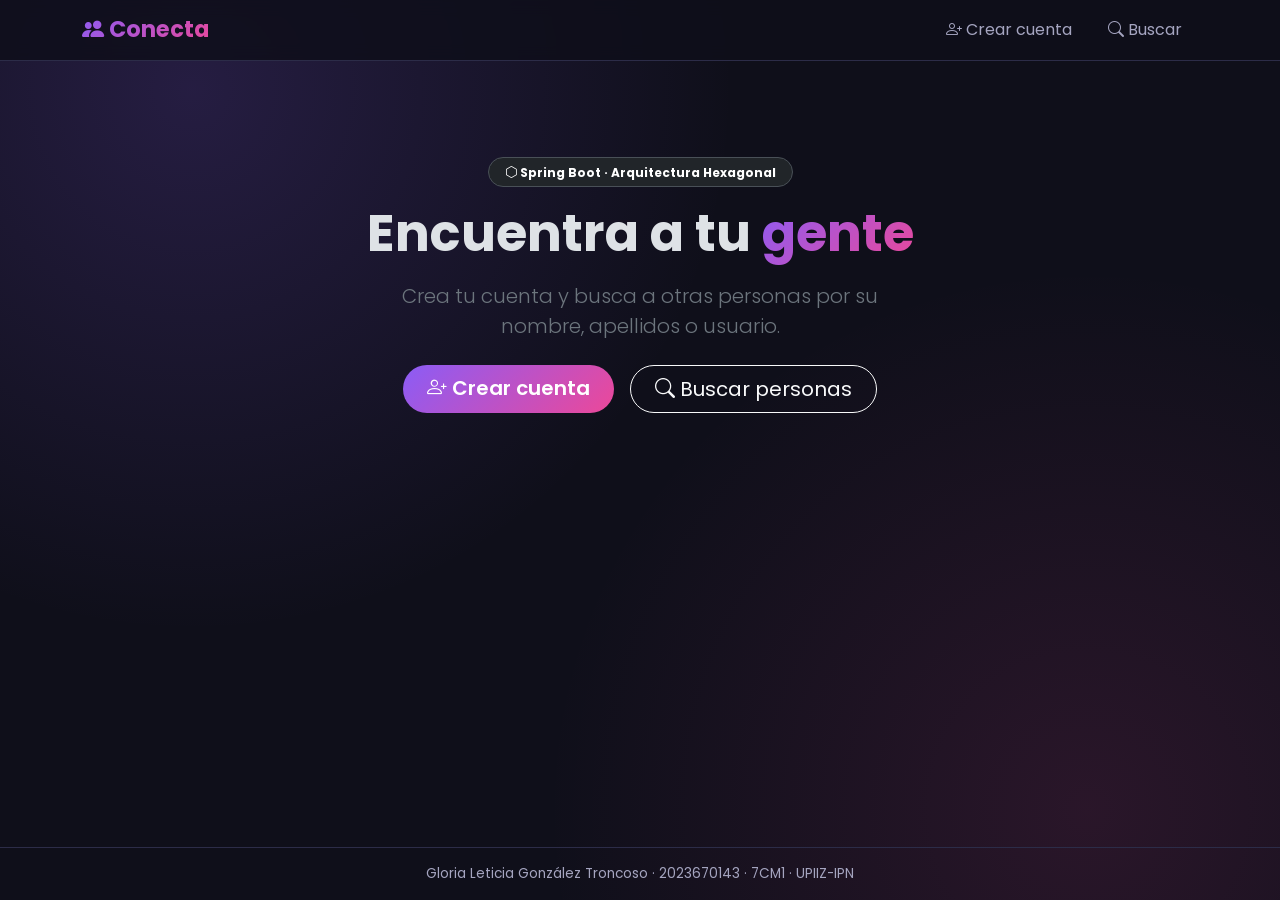
<file: index.html>
<!DOCTYPE html>
<html lang="es" data-bs-theme="dark">
<head>
    <meta charset="UTF-8">
    <meta name="viewport" content="width=device-width, initial-scale=1.0">
    <link rel="preconnect" href="https://fonts.googleapis.com">
    <link href="https://fonts.googleapis.com/css2?family=Poppins:wght@400;500;600;700&display=swap" rel="stylesheet">
    <link href="https://cdn.jsdelivr.net/npm/bootstrap@5.3.3/dist/css/bootstrap.min.css" rel="stylesheet">
    <link href="https://cdn.jsdelivr.net/npm/bootstrap-icons@1.11.3/font/bootstrap-icons.min.css" rel="stylesheet">
    <link href="css/estilos.css" rel="stylesheet">
    <title>Conecta</title>
</head>
<body>
    <nav class="navbar navbar-expand sticky-top">
        <div class="container">
            <a class="navbar-brand marca" href="index.html"><i class="bi bi-people-fill"></i> Conecta</a>
            <ul class="nav nav-pills gap-1">
                <li class="nav-item"><a class="nav-link " href="registro.html"><i class="bi bi-person-plus"></i> <span class="d-none d-sm-inline">Crear cuenta</span></a></li>
                <li class="nav-item"><a class="nav-link " href="busqueda.html"><i class="bi bi-search"></i> <span class="d-none d-sm-inline">Buscar</span></a></li>
            </ul>
        </div>
    </nav>
    <main class="container">
        <section class="hero text-center py-5 my-lg-5">
            <span class="badge rounded-pill text-bg-dark border mb-3 px-3 py-2">
                <i class="bi bi-hexagon"></i> Spring Boot · Arquitectura Hexagonal
            </span>
            <h1 class="mb-3">Encuentra a tu <span class="resalte">gente</span></h1>
            <p class="lead text-secondary mb-4 mx-auto" style="max-width: 560px">
                Crea tu cuenta y busca a otras personas por su nombre, apellidos o usuario.
            </p>
            <div class="d-flex flex-column flex-sm-row gap-3 justify-content-center">
                <a href="registro.html" class="btn btn-degradado btn-lg px-4 rounded-pill">
                    <i class="bi bi-person-plus"></i> Crear cuenta
                </a>
                <a href="busqueda.html" class="btn btn-outline-light btn-lg px-4 rounded-pill">
                    <i class="bi bi-search"></i> Buscar personas
                </a>
            </div>
        </section>
    </main>
    <footer class="text-center py-3 mt-5">
        <span id="pie"></span>
    </footer>
    <script src="js/config.js"></script>
</body>
</html>
</file>
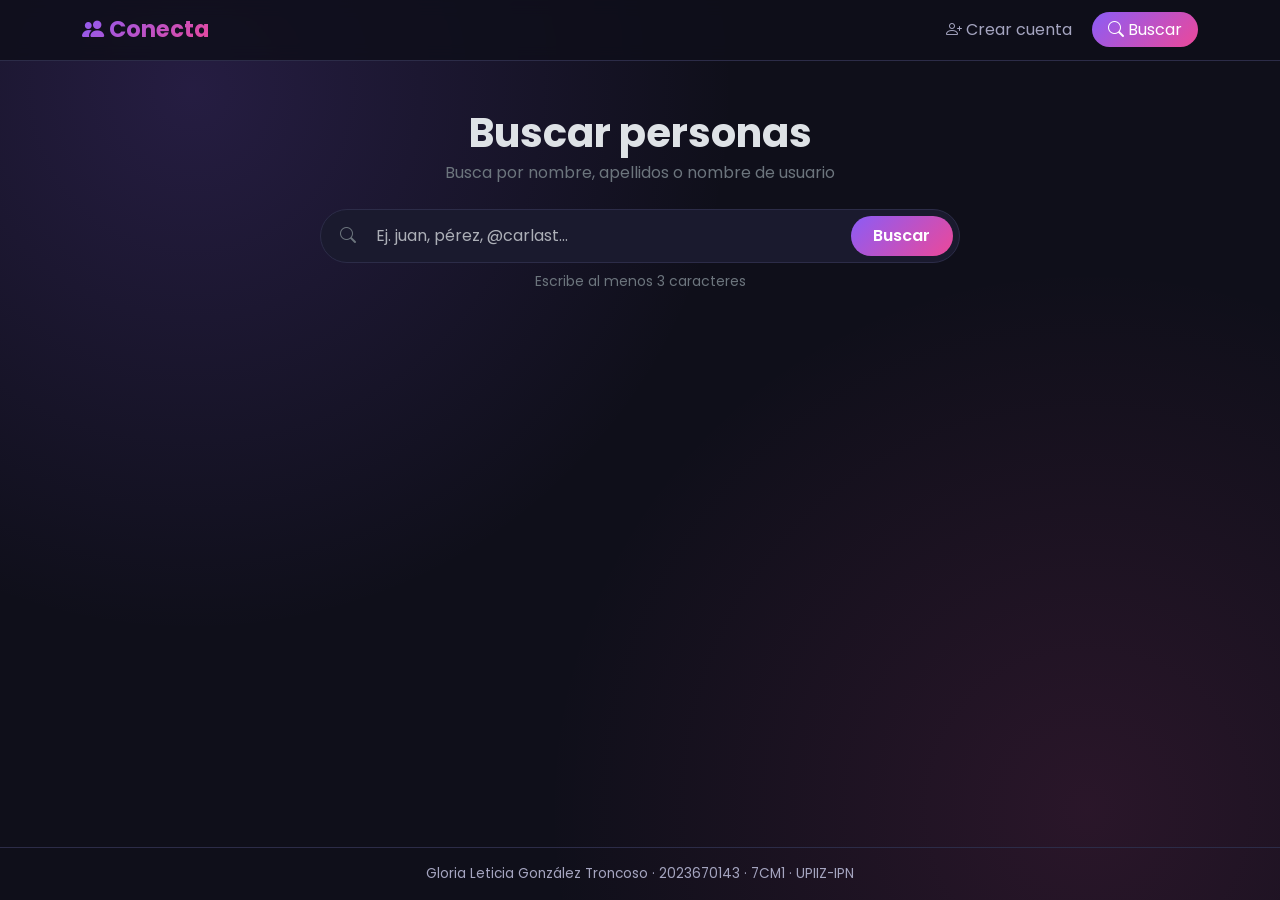
<file: busqueda.html>
<!DOCTYPE html>
<html lang="es" data-bs-theme="dark">
<head>
    <meta charset="UTF-8">
    <meta name="viewport" content="width=device-width, initial-scale=1.0">
    <link rel="preconnect" href="https://fonts.googleapis.com">
    <link href="https://fonts.googleapis.com/css2?family=Poppins:wght@400;500;600;700&display=swap" rel="stylesheet">
    <link href="https://cdn.jsdelivr.net/npm/bootstrap@5.3.3/dist/css/bootstrap.min.css" rel="stylesheet">
    <link href="https://cdn.jsdelivr.net/npm/bootstrap-icons@1.11.3/font/bootstrap-icons.min.css" rel="stylesheet">
    <link href="css/estilos.css" rel="stylesheet">
    <title>Buscar personas | Conecta</title>
</head>
<body>
    <nav class="navbar navbar-expand sticky-top">
        <div class="container">
            <a class="navbar-brand marca" href="index.html"><i class="bi bi-people-fill"></i> Conecta</a>
            <ul class="nav nav-pills gap-1">
                <li class="nav-item"><a class="nav-link " href="registro.html"><i class="bi bi-person-plus"></i> <span class="d-none d-sm-inline">Crear cuenta</span></a></li>
                <li class="nav-item"><a class="nav-link active" href="busqueda.html"><i class="bi bi-search"></i> <span class="d-none d-sm-inline">Buscar</span></a></li>
            </ul>
        </div>
    </nav>
    <main class="container py-4 py-lg-5" style="max-width: 980px">
        <h1 class="fw-bold text-center mb-1">Buscar personas</h1>
        <p class="text-center text-secondary mb-4">Busca por nombre, apellidos o nombre de usuario</p>

        <form id="buscarForm" class="buscador d-flex align-items-center gap-2 mx-auto mb-2" style="max-width: 640px" novalidate>
            <i class="bi bi-search text-secondary"></i>
            <input type="search" id="q" class="form-control" placeholder="Ej. juan, pérez, @carlast..." autocomplete="off">
            <button type="submit" class="btn btn-degradado">Buscar</button>
        </form>
        <p id="ayuda" class="text-center small text-secondary mb-4">Escribe al menos 3 caracteres</p>

        <div id="aviso" class="alert alert-warning text-center d-none mx-auto" style="max-width: 640px" role="alert"></div>

        <div id="cargando" class="text-center d-none">
            <div class="spinner-border text-light" role="status"></div>
        </div>

        <h6 id="totalResultados" class="text-secondary d-none mb-3"></h6>
        <div id="resultados" class="row g-3"></div>
    </main>
    <footer class="text-center py-3 mt-5">
        <span id="pie"></span>
    </footer>
    <script src="js/config.js"></script>
    <script src="js/busqueda.js"></script>
</body>
</html>
</file>
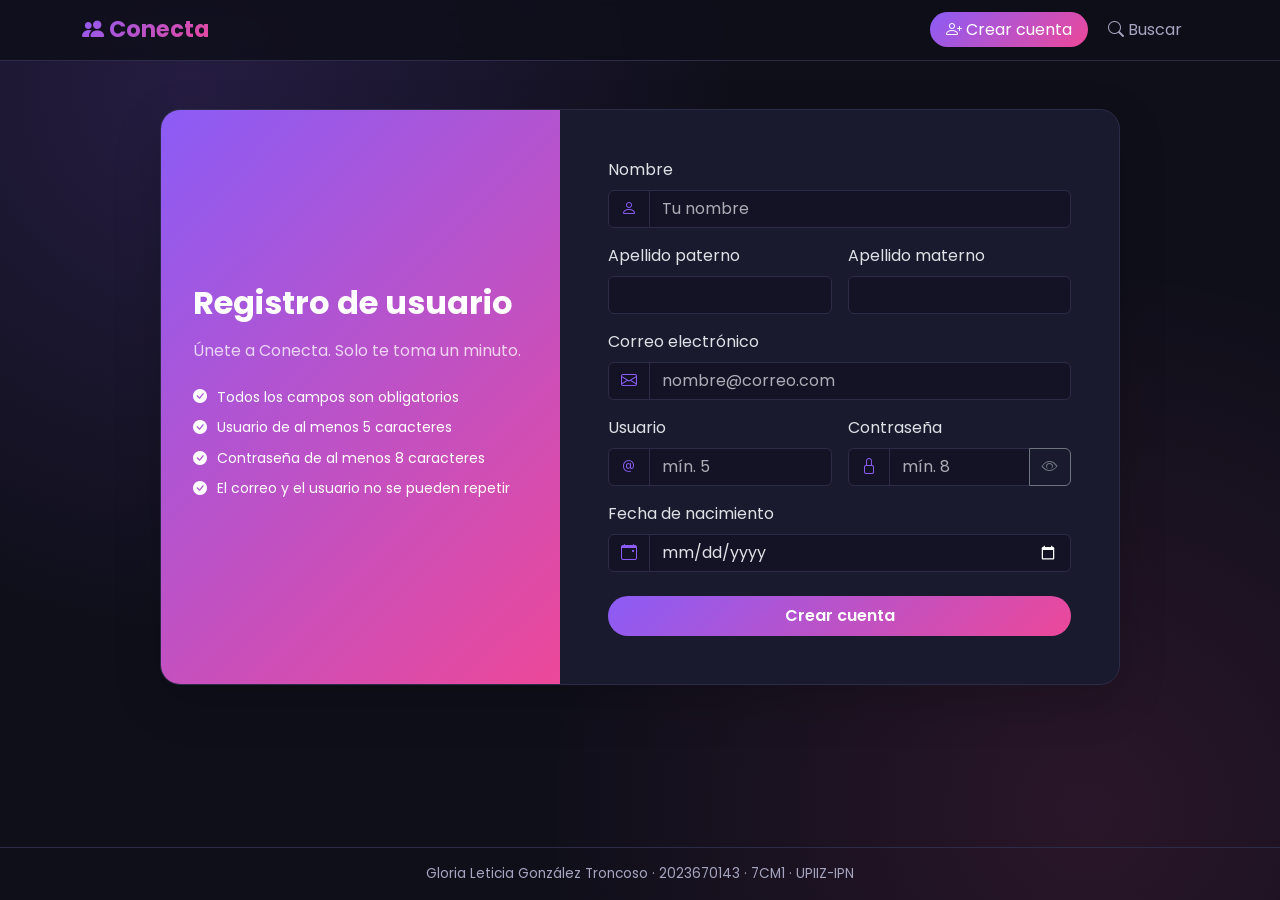
<file: registro.html>
<!DOCTYPE html>
<html lang="es" data-bs-theme="dark">
<head>
    <meta charset="UTF-8">
    <meta name="viewport" content="width=device-width, initial-scale=1.0">
    <link rel="preconnect" href="https://fonts.googleapis.com">
    <link href="https://fonts.googleapis.com/css2?family=Poppins:wght@400;500;600;700&display=swap" rel="stylesheet">
    <link href="https://cdn.jsdelivr.net/npm/bootstrap@5.3.3/dist/css/bootstrap.min.css" rel="stylesheet">
    <link href="https://cdn.jsdelivr.net/npm/bootstrap-icons@1.11.3/font/bootstrap-icons.min.css" rel="stylesheet">
    <link href="css/estilos.css" rel="stylesheet">
    <title>Registro de usuario | Conecta</title>
</head>
<body>
    <nav class="navbar navbar-expand sticky-top">
        <div class="container">
            <a class="navbar-brand marca" href="index.html"><i class="bi bi-people-fill"></i> Conecta</a>
            <ul class="nav nav-pills gap-1">
                <li class="nav-item"><a class="nav-link active" href="registro.html"><i class="bi bi-person-plus"></i> <span class="d-none d-sm-inline">Crear cuenta</span></a></li>
                <li class="nav-item"><a class="nav-link " href="busqueda.html"><i class="bi bi-search"></i> <span class="d-none d-sm-inline">Buscar</span></a></li>
            </ul>
        </div>
    </nav>
    <main class="container py-4 py-lg-5">
        <div class="tarjeta mx-auto shadow-lg" style="max-width: 960px">
            <div class="row g-0">
                <!-- Panel izquierdo -->
                <div class="col-md-5 panel-lateral d-flex flex-column justify-content-center">
                    <h2 class="fw-bold mb-3">Registro de usuario</h2>
                    <p class="mb-4 opacity-75">Únete a Conecta. Solo te toma un minuto.</p>
                    <ul class="list-unstyled small mb-0">
                        <li><i class="bi bi-check-circle-fill"></i> Todos los campos son obligatorios</li>
                        <li><i class="bi bi-check-circle-fill"></i> Usuario de al menos 5 caracteres</li>
                        <li><i class="bi bi-check-circle-fill"></i> Contraseña de al menos 8 caracteres</li>
                        <li><i class="bi bi-check-circle-fill"></i> El correo y el usuario no se pueden repetir</li>
                    </ul>
                </div>

                <!-- Formulario -->
                <div class="col-md-7 p-4 p-lg-5">
                    <div id="mensaje" class="alert d-none" role="alert"></div>

                    <form id="registroForm" novalidate>
                        <div class="row g-3">
                            <div class="col-12">
                                <label for="nombre" class="form-label">Nombre</label>
                                <div class="input-group has-validation">
                                    <span class="input-group-text"><i class="bi bi-person"></i></span>
                                    <input type="text" id="nombre" class="form-control" maxlength="50" placeholder="Tu nombre">
                                    <div class="invalid-feedback"></div>
                                </div>
                            </div>
                            <div class="col-sm-6">
                                <label for="apellidoPaterno" class="form-label">Apellido paterno</label>
                                <input type="text" id="apellidoPaterno" class="form-control" maxlength="50">
                                <div class="invalid-feedback"></div>
                            </div>
                            <div class="col-sm-6">
                                <label for="apellidoMaterno" class="form-label">Apellido materno</label>
                                <input type="text" id="apellidoMaterno" class="form-control" maxlength="50">
                                <div class="invalid-feedback"></div>
                            </div>
                            <div class="col-12">
                                <label for="correo" class="form-label">Correo electrónico</label>
                                <div class="input-group has-validation">
                                    <span class="input-group-text"><i class="bi bi-envelope"></i></span>
                                    <input type="email" id="correo" class="form-control" maxlength="100" placeholder="nombre@correo.com">
                                    <div class="invalid-feedback"></div>
                                </div>
                            </div>
                            <div class="col-sm-6">
                                <label for="usuario" class="form-label">Usuario</label>
                                <div class="input-group has-validation">
                                    <span class="input-group-text"><i class="bi bi-at"></i></span>
                                    <input type="text" id="usuario" class="form-control" maxlength="50" placeholder="mín. 5">
                                    <div class="invalid-feedback"></div>
                                </div>
                            </div>
                            <div class="col-sm-6">
                                <label for="password" class="form-label">Contraseña</label>
                                <div class="input-group has-validation">
                                    <span class="input-group-text"><i class="bi bi-lock"></i></span>
                                    <input type="password" id="password" class="form-control" maxlength="100" placeholder="mín. 8">
                                    <button class="btn btn-outline-secondary" type="button" id="verPassword" title="Mostrar contraseña">
                                        <i class="bi bi-eye"></i>
                                    </button>
                                    <div class="invalid-feedback"></div>
                                </div>
                            </div>
                            <div class="col-12">
                                <label for="fechaNacimiento" class="form-label">Fecha de nacimiento</label>
                                <div class="input-group has-validation">
                                    <span class="input-group-text"><i class="bi bi-calendar-event"></i></span>
                                    <input type="date" id="fechaNacimiento" class="form-control">
                                    <div class="invalid-feedback"></div>
                                </div>
                            </div>
                            <div class="col-12 mt-4">
                                <button type="submit" id="btnEnviar" class="btn btn-degradado w-100 py-2 rounded-pill">
                                    Crear cuenta
                                </button>
                            </div>
                        </div>
                    </form>
                </div>
            </div>
        </div>
    </main>
    <footer class="text-center py-3 mt-5">
        <span id="pie"></span>
    </footer>
    <script src="js/config.js"></script>
    <script src="js/registro.js"></script>
</body>
</html>
</file>
<file: css/estilos.css>
/* ====== Tema "Conecta" (oscuro con acento violeta/rosa) ====== */
:root {
    --violeta: #8b5cf6;
    --rosa: #ec4899;
    --degradado: linear-gradient(135deg, #8b5cf6 0%, #ec4899 100%);
    --fondo: #0f0f1a;
    --tarjeta: #1a1a2e;
    --borde: #2c2c48;
    --texto-suave: #a5a5c0;
}

body {
    font-family: "Poppins", system-ui, sans-serif;
    background: var(--fondo);
    background-image: radial-gradient(circle at 15% 10%, rgba(139, 92, 246, .18), transparent 40%),
                      radial-gradient(circle at 85% 90%, rgba(236, 72, 153, .12), transparent 40%);
    background-attachment: fixed;
    min-height: 100vh;
    display: flex;
    flex-direction: column;
}

main { flex: 1; }

/* ---- Navbar ---- */
.navbar {
    background: rgba(15, 15, 26, .85);
    backdrop-filter: blur(8px);
    border-bottom: 1px solid var(--borde);
}
.marca {
    font-weight: 700;
    font-size: 1.4rem;
    background: var(--degradado);
    -webkit-background-clip: text;
    background-clip: text;
    color: transparent !important;
}
.nav-pills .nav-link {
    color: var(--texto-suave);
    border-radius: 50rem;
    padding: .35rem 1rem;
}
.nav-pills .nav-link.active {
    background: var(--degradado);
    color: #fff;
}

/* ---- Botones ---- */
.btn-degradado {
    background: var(--degradado);
    border: none;
    color: #fff;
    font-weight: 600;
}
.btn-degradado:hover, .btn-degradado:focus {
    color: #fff;
    filter: brightness(1.1);
}
.btn-degradado:disabled { opacity: .7; color: #fff; }

/* ---- Tarjetas ---- */
.tarjeta {
    background: var(--tarjeta);
    border: 1px solid var(--borde);
    border-radius: 1.25rem;
    overflow: hidden;
}
.panel-lateral {
    background: var(--degradado);
    color: #fff;
    padding: 2.5rem 2rem;
}
.panel-lateral li { margin-bottom: .6rem; }
.panel-lateral i { margin-right: .4rem; }

.form-control, .input-group-text {
    background: #131325;
    border-color: var(--borde);
}
.form-control:focus {
    background: #131325;
    border-color: var(--violeta);
    box-shadow: 0 0 0 .2rem rgba(139, 92, 246, .25);
}
.input-group-text { color: var(--violeta); }

/* ---- Inicio ---- */
.hero h1 {
    font-weight: 700;
    font-size: clamp(2rem, 5vw, 3.2rem);
}
.hero .resalte {
    background: var(--degradado);
    -webkit-background-clip: text;
    background-clip: text;
    color: transparent;
}

/* ---- Buscador ---- */
.buscador {
    background: var(--tarjeta);
    border: 1px solid var(--borde);
    border-radius: 50rem;
    padding: .4rem .4rem .4rem 1.2rem;
}
.buscador input {
    background: transparent;
    border: none;
    box-shadow: none !important;
}
.buscador input:focus { background: transparent; }
.buscador .btn { border-radius: 50rem; padding: .5rem 1.4rem; }

.persona {
    background: var(--tarjeta);
    border: 1px solid var(--borde);
    border-radius: 1rem;
    padding: 1.2rem;
    text-align: center;
    height: 100%;
    transition: transform .15s, border-color .15s;
}
.persona:hover {
    transform: translateY(-3px);
    border-color: var(--violeta);
}
.avatar {
    width: 64px;
    height: 64px;
    margin: 0 auto .7rem;
    border-radius: 50%;
    background: var(--degradado);
    display: flex;
    align-items: center;
    justify-content: center;
    font-size: 1.4rem;
    font-weight: 700;
    color: #fff;
}
.persona .arroba {
    display: inline-block;
    margin-top: .3rem;
    padding: .1rem .7rem;
    border-radius: 50rem;
    background: rgba(139, 92, 246, .15);
    color: #c4b5fd;
    font-size: .85rem;
}
.persona mark {
    background: rgba(236, 72, 153, .35);
    color: inherit;
    padding: 0 1px;
    border-radius: 3px;
}
.vacio { color: var(--texto-suave); }
.vacio i { font-size: 2.5rem; }

footer {
    color: var(--texto-suave);
    font-size: .85rem;
    border-top: 1px solid var(--borde);
}
</file>
